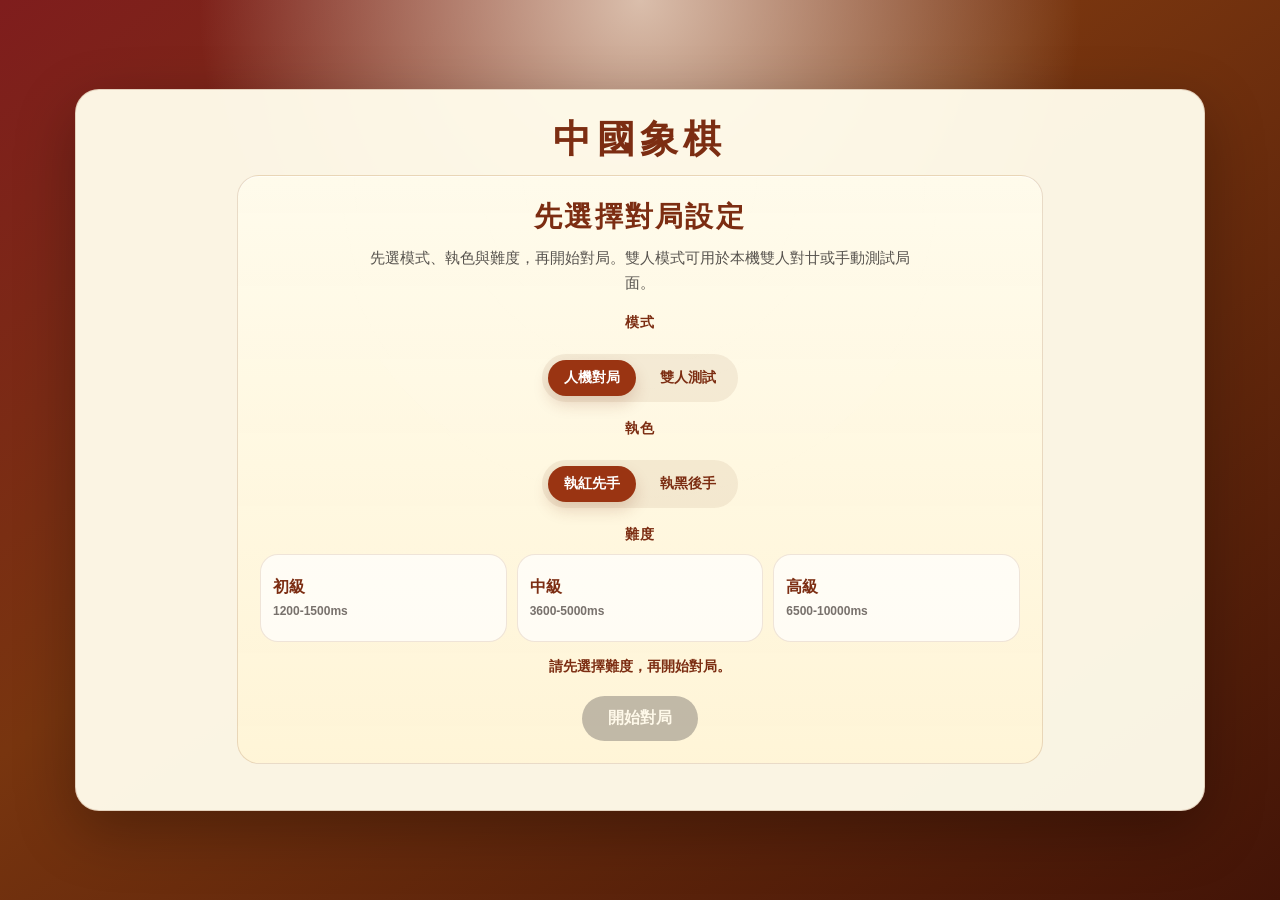
<file: index.html>
<!DOCTYPE html>
<html lang="zh-Hant">
<head>
    <meta charset="UTF-8">
    <meta name="viewport" content="width=device-width, initial-scale=1.0">
    <title>&#20013;&#22283;&#35937;&#26827;</title>
    <link rel="stylesheet" href="styles.css?v=20260330-opening1">
</head>
<body>
    <div class="game-container">
        <h1>&#20013;&#22283;&#35937;&#26827;</h1>
        <section id="setup-panel" class="setup-panel" aria-label="Game setup">
            <h2 class="setup-title">&#20808;&#36984;&#25799;&#23565;&#23616;&#35373;&#23450;</h2>
            <p class="setup-copy">&#20808;&#36984;&#27169;&#24335;&#12289;&#22519;&#33394;&#33287;&#38627;&#24230;&#65292;&#20877;&#38283;&#22987;&#23565;&#23616;&#12290;&#38617;&#20154;&#27169;&#24335;&#21487;&#29992;&#26044;&#26412;&#27231;&#38617;&#20154;&#23565;&#24319;&#25110;&#25163;&#21205;&#28204;&#35430;&#23616;&#38754;&#12290;</p>
            <div class="setup-group">
                <div class="setup-label">&#27169;&#24335;</div>
                <div class="side-picker" role="group" aria-label="Choose mode">
                    <button id="mode-ai" type="button" class="side-button active" onclick="setGameMode('ai')">&#20154;&#27231;&#23565;&#23616;</button>
                    <button id="mode-local" type="button" class="side-button" onclick="setGameMode('local')">&#38617;&#20154;&#28204;&#35430;</button>
                </div>
            </div>
            <div class="setup-group">
                <div id="side-label" class="setup-label">&#22519;&#33394;</div>
                <div class="side-picker" role="group" aria-label="Choose side">
                    <button id="side-red" type="button" class="side-button active" onclick="setHumanSide('r')">&#x57f7;&#32005;&#20808;&#25163;</button>
                    <button id="side-black" type="button" class="side-button" onclick="setHumanSide('b')">&#x57f7;&#40657;&#24460;&#25163;</button>
                </div>
            </div>
            <div id="difficulty-group" class="setup-group">
                <div class="setup-label">&#38627;&#24230;</div>
                <div class="difficulty-picker setup-difficulty-picker" role="group" aria-label="Choose difficulty">
                    <button id="level-beginner" type="button" class="difficulty-button" onclick="setAiLevel('beginner')">
                        <span class="difficulty-name">&#x521d;&#32026;</span>
                        <span class="difficulty-time">1200-1500ms</span>
                    </button>
                    <button id="level-intermediate" type="button" class="difficulty-button" onclick="setAiLevel('intermediate')">
                        <span class="difficulty-name">&#x4e2d;&#32026;</span>
                        <span class="difficulty-time">3600-5000ms</span>
                    </button>
                    <button id="level-advanced" type="button" class="difficulty-button" onclick="setAiLevel('advanced')">
                        <span class="difficulty-name">&#x9ad8;&#32026;</span>
                        <span class="difficulty-time">6500-10000ms</span>
                    </button>
                </div>
            </div>
            <div id="setup-status" class="setup-status"></div>
            <button id="start-game-button" type="button" class="start-game-button" onclick="startConfiguredGame()">&#38283;&#22987;&#23565;&#23616;</button>
        </section>
        <div id="game-layout" class="game-layout">
            <section class="board-column">
                <div class="info-panel">
                    <div id="turn" class="turn-label"></div>
                    <div id="status" class="status-label"></div>
                    <div id="game-settings" class="game-settings"></div>
                </div>
                <div id="board" class="board" aria-label="Xiangqi board"></div>
                <div class="action-row">
                    <button id="undo-button" type="button" class="secondary-button" onclick="undoMove()">&#24724;&#26827;</button>
                    <button type="button" class="secondary-button" onclick="openSetupPanel()">&#23565;&#23616;&#35373;&#23450;</button>
                    <button type="button" onclick="resetGame()">&#37325;&#26032;&#38283;&#22987;</button>
                </div>
            </section>
            <aside class="history-panel" aria-label="Move log">
                <h2 class="history-title">&#26827;&#35676;</h2>
                <div id="move-log" class="move-log"></div>
            </aside>
        </div>
    </div>
    <script src="engine-core.js?v=20260330-opening1"></script>
    <script src="game.js?v=20260330-opening1"></script>
</body>
</html>
</file>
<file: styles.css>
body {
    margin: 0;
    min-height: 100vh;
    display: flex;
    align-items: center;
    justify-content: center;
    padding: 24px;
    box-sizing: border-box;
    font-family: "Microsoft JhengHei", "PingFang TC", sans-serif;
    background:
        radial-gradient(circle at top, rgba(255, 247, 230, 0.72), transparent 40%),
        linear-gradient(145deg, #7f1d1d, #78350f 42%, #431407);
}

.game-container {
    width: min(100%, 1080px);
    background: rgba(255, 251, 235, 0.97);
    border: 1px solid rgba(120, 53, 15, 0.18);
    border-radius: 24px;
    box-shadow: 0 20px 60px rgba(0, 0, 0, 0.28);
    padding: 24px;
}

.game-layout {
    display: grid;
    grid-template-columns: minmax(0, 640px) minmax(240px, 1fr);
    gap: 24px;
    align-items: start;
}

.game-layout.hidden {
    display: none;
}

.board-column {
    min-width: 0;
}

h1 {
    margin: 0 0 10px;
    text-align: center;
    color: #7c2d12;
    font-size: clamp(26px, 4vw, 38px);
    letter-spacing: 0.14em;
}

.setup-panel {
    max-width: 760px;
    margin: 0 auto 22px;
    padding: 22px;
    border-radius: 22px;
    border: 1px solid rgba(120, 53, 15, 0.16);
    background:
        linear-gradient(180deg, rgba(255, 251, 235, 0.98), rgba(255, 244, 214, 0.95)),
        radial-gradient(circle at top, rgba(255, 255, 255, 0.44), transparent 52%);
    box-shadow: inset 0 1px 0 rgba(255, 255, 255, 0.55);
}

.setup-panel.hidden {
    display: none;
}

.setup-title {
    margin: 0;
    text-align: center;
    color: #7c2d12;
    font-size: clamp(22px, 3vw, 28px);
    letter-spacing: 0.08em;
}

.setup-copy {
    margin: 10px auto 0;
    max-width: 560px;
    text-align: center;
    color: #57534e;
    font-size: 15px;
    line-height: 1.65;
}

.setup-group {
    margin-top: 18px;
    text-align: center;
}

.setup-group.hidden {
    display: none;
}

.setup-label {
    margin-bottom: 8px;
    text-align: center;
    color: #7c2d12;
    font-size: 14px;
    font-weight: 700;
    letter-spacing: 0.08em;
}

.info-panel {
    margin-bottom: 18px;
    text-align: center;
}

.turn-label {
    font-size: 18px;
    font-weight: 700;
    color: #111827;
}

.status-label {
    min-height: 24px;
    margin-top: 8px;
    color: #7c2d12;
    font-size: 15px;
}

.game-settings {
    margin-top: 12px;
    color: #57534e;
    font-size: 14px;
    font-weight: 600;
}

.side-picker {
    display: inline-flex;
    justify-content: center;
    gap: 8px;
    margin-top: 14px;
    margin-left: auto;
    margin-right: auto;
    padding: 6px;
    border-radius: 999px;
    background: rgba(120, 53, 15, 0.08);
}

.difficulty-picker {
    display: inline-flex;
    justify-content: center;
    gap: 8px;
    margin-top: 10px;
    margin-left: auto;
    margin-right: auto;
    padding: 6px;
    border-radius: 999px;
    background: rgba(120, 53, 15, 0.08);
}

.side-button {
    padding: 9px 16px;
    border: 0;
    border-radius: 999px;
    background: transparent;
    color: #7c2d12;
    font-size: 14px;
    font-weight: 700;
    box-shadow: none;
}

.difficulty-button {
    padding: 9px 16px;
    border: 0;
    border-radius: 999px;
    background: transparent;
    color: #7c2d12;
    font-size: 14px;
    font-weight: 700;
    box-shadow: none;
}

.setup-difficulty-picker {
    display: grid;
    width: 100%;
    grid-template-columns: repeat(3, minmax(0, 1fr));
    gap: 10px;
    padding: 0;
    background: transparent;
}

.setup-difficulty-picker .difficulty-button {
    min-height: 88px;
    padding: 14px 12px;
    display: flex;
    flex-direction: column;
    justify-content: center;
    gap: 6px;
    border-radius: 18px;
    border: 1px solid rgba(120, 53, 15, 0.12);
    background: rgba(255, 255, 255, 0.7);
}

.difficulty-name {
    display: block;
    font-size: 16px;
}

.difficulty-time {
    display: block;
    font-size: 12px;
    font-weight: 600;
    color: #78716c;
}

.side-button:hover {
    background: rgba(120, 53, 15, 0.12);
}

.difficulty-button:hover {
    background: rgba(120, 53, 15, 0.12);
}

.difficulty-button:disabled {
    opacity: 0.5;
    cursor: not-allowed;
    box-shadow: none;
}

.difficulty-button:disabled:hover {
    background: transparent;
}

.side-button.active {
    background: #9a3412;
    color: #fff;
    box-shadow: 0 8px 16px rgba(122, 45, 18, 0.18);
}

.difficulty-button.active {
    background: #7c2d12;
    color: #fff;
    box-shadow: 0 8px 16px rgba(122, 45, 18, 0.18);
}

.difficulty-button.active .difficulty-time {
    color: rgba(255, 255, 255, 0.82);
}

.setup-status {
    min-height: 24px;
    margin-top: 16px;
    text-align: center;
    color: #7c2d12;
    font-size: 14px;
    font-weight: 600;
}

.start-game-button {
    margin: 14px auto 0;
}

.start-game-button:disabled {
    opacity: 0.45;
    cursor: not-allowed;
    background: #78716c;
    box-shadow: none;
}

.start-game-button:disabled:hover {
    background: #78716c;
}

.board {
    --board-inset: 18px;
    --piece-size: min(78%, 56px);
    --piece-font-size: clamp(26px, 3.8vw, 32px);
    width: min(100%, 640px);
    aspect-ratio: 9 / 10;
    margin: 0 auto;
}

.board-surface {
    position: relative;
    width: 100%;
    height: 100%;
    border-radius: 22px;
    overflow: hidden;
    background:
        radial-gradient(circle at 50% 22%, rgba(255, 255, 255, 0.3), transparent 38%),
        linear-gradient(180deg, #edd3a2, #e3bc7d 38%, #d9aa62);
    box-shadow:
        inset 0 0 0 3px rgba(120, 53, 15, 0.9),
        inset 0 0 0 10px rgba(120, 53, 15, 0.12),
        inset 0 12px 18px rgba(255, 255, 255, 0.18),
        inset 0 -10px 18px rgba(120, 53, 15, 0.12);
    transform-origin: center;
    transition: transform 0.18s ease;
}

.board.flipped .board-surface {
    transform: rotate(180deg);
}

.board-svg {
    position: absolute;
    inset: var(--board-inset);
    width: calc(100% - var(--board-inset) * 2);
    height: calc(100% - var(--board-inset) * 2);
    z-index: 0;
}

.board-grid {
    position: absolute;
    inset: var(--board-inset);
    display: grid;
    grid-template-columns: repeat(9, 1fr);
    grid-template-rows: repeat(10, 1fr);
    z-index: 1;
}

.cell {
    position: relative;
    min-width: 0;
    min-height: 0;
    cursor: pointer;
}

.cell::before {
    content: "";
    position: absolute;
    inset: 10%;
    border-radius: 16px;
    opacity: 0;
    transition: opacity 0.15s ease, transform 0.15s ease;
}

.cell::after {
    content: "";
    position: absolute;
    top: 50%;
    left: 50%;
    transform: translate(-50%, -50%) scale(0.9);
    opacity: 0;
    transition: opacity 0.15s ease, transform 0.15s ease;
}

.cell:hover::before {
    opacity: 0.25;
    background: rgba(120, 53, 15, 0.1);
}

.cell.last-move::before {
    opacity: 1;
    background: rgba(14, 165, 233, 0.18);
}

.cell.selected::after {
    width: 72%;
    height: 72%;
    border-radius: 999px;
    opacity: 1;
    box-shadow: 0 0 0 3px rgba(217, 119, 6, 0.95);
}

.cell.empty-move::after {
    width: 18%;
    height: 18%;
    border-radius: 999px;
    opacity: 1;
    background: rgba(21, 128, 61, 0.9);
}

.cell.capture-move::after {
    width: 76%;
    height: 76%;
    border-radius: 999px;
    opacity: 1;
    box-shadow: 0 0 0 3px rgba(185, 28, 28, 0.92);
}

.piece {
    position: absolute;
    top: 50%;
    left: 50%;
    transform: translate3d(-50%, -50%, 0);
    width: var(--piece-size);
    height: var(--piece-size);
    border-radius: 999px;
    display: flex;
    align-items: center;
    justify-content: center;
    box-sizing: border-box;
    user-select: none;
    font-size: var(--piece-font-size);
    font-weight: 700;
    line-height: 1;
    box-shadow: 0 8px 12px rgba(0, 0, 0, 0.15);
    will-change: transform;
}

.board.flipped .piece {
    transform: translate3d(-50%, -50%, 0) rotate(180deg);
}

.piece.red {
    color: #991b1b;
    background:
        radial-gradient(circle at 35% 30%, rgba(255, 255, 255, 0.92), transparent 25%),
        linear-gradient(145deg, #fff7ed, #fed7aa 44%, #fdba74);
    border: 2px solid #b91c1c;
}

.piece.black {
    color: #111827;
    background:
        radial-gradient(circle at 35% 30%, rgba(255, 255, 255, 0.92), transparent 24%),
        linear-gradient(145deg, #f9fafb, #e5e7eb 44%, #cbd5e1);
    border: 2px solid #374151;
}

.action-row {
    display: flex;
    justify-content: center;
    gap: 12px;
    margin-top: 18px;
}

.history-panel {
    min-height: 100%;
    padding: 18px;
    border-radius: 20px;
    border: 1px solid rgba(120, 53, 15, 0.14);
    background:
        linear-gradient(180deg, rgba(255, 251, 235, 0.95), rgba(255, 244, 214, 0.94)),
        radial-gradient(circle at top, rgba(255, 255, 255, 0.42), transparent 45%);
    box-shadow: inset 0 1px 0 rgba(255, 255, 255, 0.55);
}

.history-title {
    margin: 0 0 14px;
    color: #7c2d12;
    font-size: 20px;
    letter-spacing: 0.1em;
    text-align: center;
}

.move-log {
    display: flex;
    flex-direction: column;
    gap: 6px;
    max-height: 640px;
    overflow: auto;
    padding-right: 4px;
}

.move-log-empty {
    padding: 18px 10px;
    text-align: center;
    color: #78716c;
    font-size: 15px;
}

.move-row {
    display: grid;
    grid-template-columns: 38px minmax(0, 1fr) minmax(0, 1fr);
    gap: 10px;
    align-items: center;
    padding: 10px 12px;
    border-radius: 14px;
    background: rgba(255, 255, 255, 0.56);
}

.move-index {
    color: #7c2d12;
    font-weight: 700;
    text-align: right;
}

.move-entry {
    min-height: 22px;
    color: #1f2937;
    font-size: 16px;
    font-weight: 600;
    white-space: nowrap;
}

.move-entry.empty {
    color: rgba(31, 41, 55, 0.3);
}

button {
    display: block;
    padding: 12px 26px;
    border: 0;
    border-radius: 999px;
    background: #9a3412;
    color: #fff;
    font-size: 16px;
    font-weight: 700;
    cursor: pointer;
    box-shadow: 0 10px 20px rgba(122, 45, 18, 0.22);
}

button:hover {
    background: #7c2d12;
}

.secondary-button {
    background: #57534e;
}

.secondary-button:hover {
    background: #44403c;
}

.secondary-button:disabled {
    background: #a8a29e;
    color: rgba(255, 255, 255, 0.78);
    box-shadow: none;
    cursor: not-allowed;
}

.secondary-button:disabled:hover {
    background: #a8a29e;
}

@media (max-width: 640px) {
    body {
        padding: 12px;
    }

    .game-container {
        padding: 16px;
        border-radius: 18px;
    }

    .game-layout {
        grid-template-columns: 1fr;
        gap: 18px;
    }

    .board {
        --board-inset: 14px;
        --piece-size: min(74%, 42px);
        --piece-font-size: clamp(22px, 5vw, 27px);
    }

    .setup-panel {
        padding: 18px 14px;
        border-radius: 18px;
    }

    .setup-difficulty-picker {
        grid-template-columns: 1fr;
    }

    .action-row {
        flex-direction: column;
        align-items: center;
    }

    .status-label {
        font-size: 14px;
    }

    .history-panel {
        padding: 14px;
    }

    .move-log {
        max-height: 280px;
    }
}
</file>
